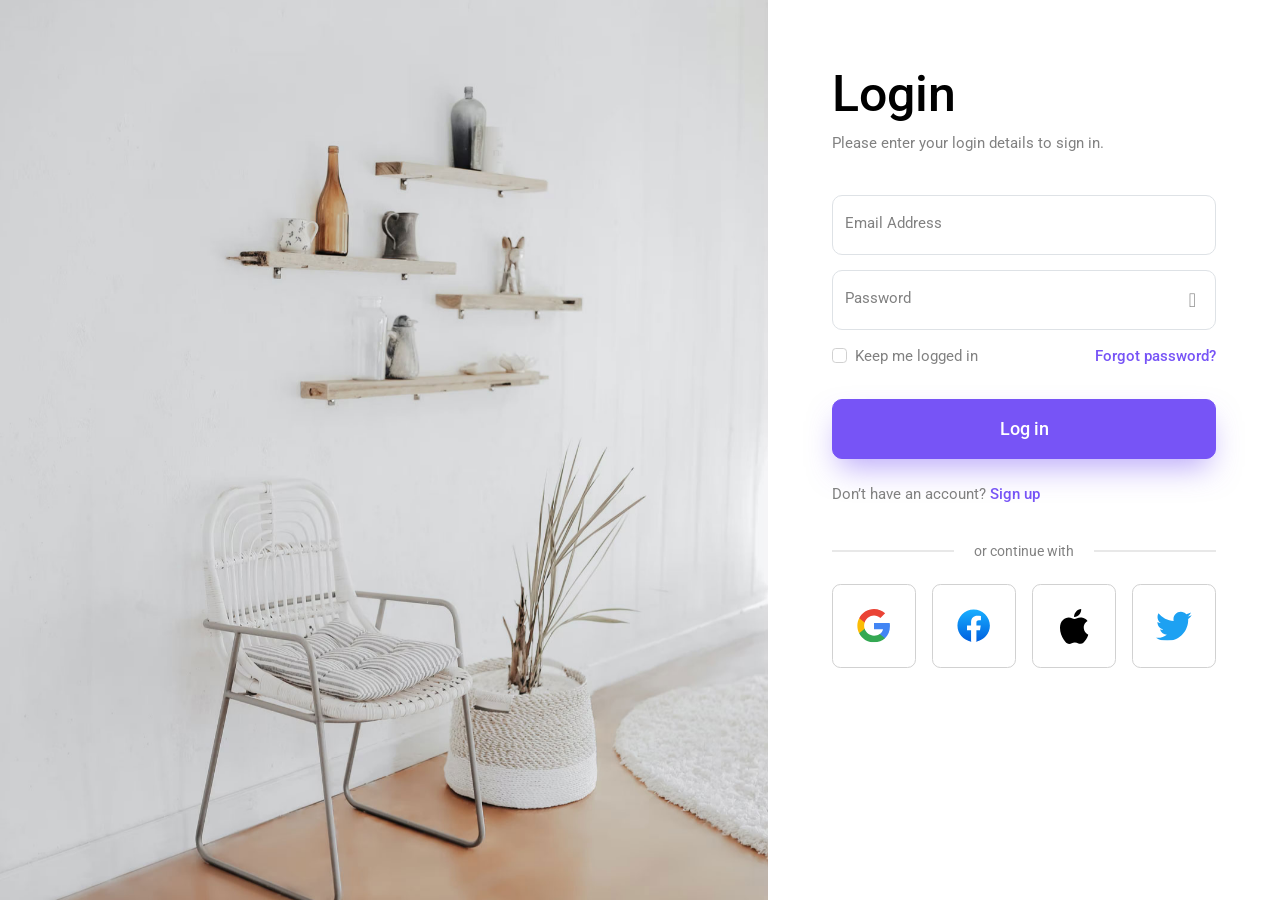
<file: index.html>
<html lang="en">
  <head>
    <meta charset="UTF-8" />
    <meta http-equiv="X-UA-Compatible" content="IE=edge" />
    <meta name="viewport" content="width=device-width, initial-scale=1.0" />
    <title>Modern Login / Sign up Form Fully Responsive</title>

    <meta name="author" content="Untree.co" />
    <link rel="shortcut icon" href="favicon.png" />

    <!-- Bootstrap CSS -->
    <link
      href="https://cdn.jsdelivr.net/npm/bootstrap@5.1.3/dist/css/bootstrap.min.css"
      rel="stylesheet"
      integrity="sha384-1BmE4kWBq78iYhFldvKuhfTAU6auU8tT94WrHftjDbrCEXSU1oBoqyl2QvZ6jIW3"
      crossorigin="anonymous"
    />
    <link
      rel="stylesheet"
      href="https://unicons.iconscout.com/release/v4.0.0/css/line.css"
    />
    <link rel="stylesheet" href="style.css" />
  </head>
  <body>
    <div class="site-wrap d-md-flex align-items-stretch">
      <div
        class="bg-img"
        style="background-image: url('images/img-bg-1.jpg')"
      ></div>
      <div class="form-wrap">
        <div class="form-inner">
          <h1 class="title">Login</h1>
          <p class="caption mb-4">
            Please enter your login details to sign in.
          </p>

          <form action="#" class="pt-3">
            <div class="form-floating">
              <input
                type="email"
                class="form-control"
                id="email"
                placeholder="info@example.com"
              />
              <label for="email">Email Address</label>
            </div>

            <div class="form-floating">
              <span class="password-show-toggle js-password-show-toggle"
                ><span class="uil"></span
              ></span>
              <input
                type="password"
                class="form-control"
                id="password"
                placeholder="Password"
              />
              <label for="password">Password</label>
            </div>

            <div class="d-flex justify-content-between">
              <div class="form-check">
                <input type="checkbox" class="form-check-input" id="remember" />
                <label for="remember" class="form-check-label"
                  >Keep me logged in</label
                >
              </div>
              <div><a href="#">Forgot password?</a></div>
            </div>

            <div class="d-grid mb-4">
              <button type="submit" class="btn btn-primary">Log in</button>
            </div>

            <div class="mb-2">
              Don’t have an account? <a href="signup.html">Sign up</a>
            </div>

            <div class="social-account-wrap">
              <h4 class="mb-4"><span>or continue with</span></h4>
              <ul
                class="list-unstyled social-account d-flex justify-content-between"
              >
                <li>
                  <a href="#"
                    ><img src="images/icon-google.svg" alt="Google logo"
                  /></a>
                </li>
                <li>
                  <a href="#"
                    ><img src="images/icon-facebook.svg" alt="Facebook logo"
                  /></a>
                </li>
                <li>
                  <a href="#"
                    ><img src="images/icon-apple.svg" alt="Apple logo"
                  /></a>
                </li>
                <li>
                  <a href="#"
                    ><img src="images/icon-twitter.svg" alt="Twitter logo"
                  /></a>
                </li>
              </ul>
            </div>
          </form>
        </div>
      </div>
    </div>

    <!-- Option 1: Bootstrap Bundle with Popper -->
    <script
      src="https://cdn.jsdelivr.net/npm/bootstrap@5.1.3/dist/js/bootstrap.bundle.min.js"
      integrity="sha384-ka7Sk0Gln4gmtz2MlQnikT1wXgYsOg+OMhuP+IlRH9sENBO0LRn5q+8nbTov4+1p"
      crossorigin="anonymous"
    ></script>
    <script src="js/custom.js"></script>

    <script src="https://cdn.jsdelivr.net/npm/jquery@3.5.1/dist/jquery.min.js"></script>
  </body>
</html>
</file>
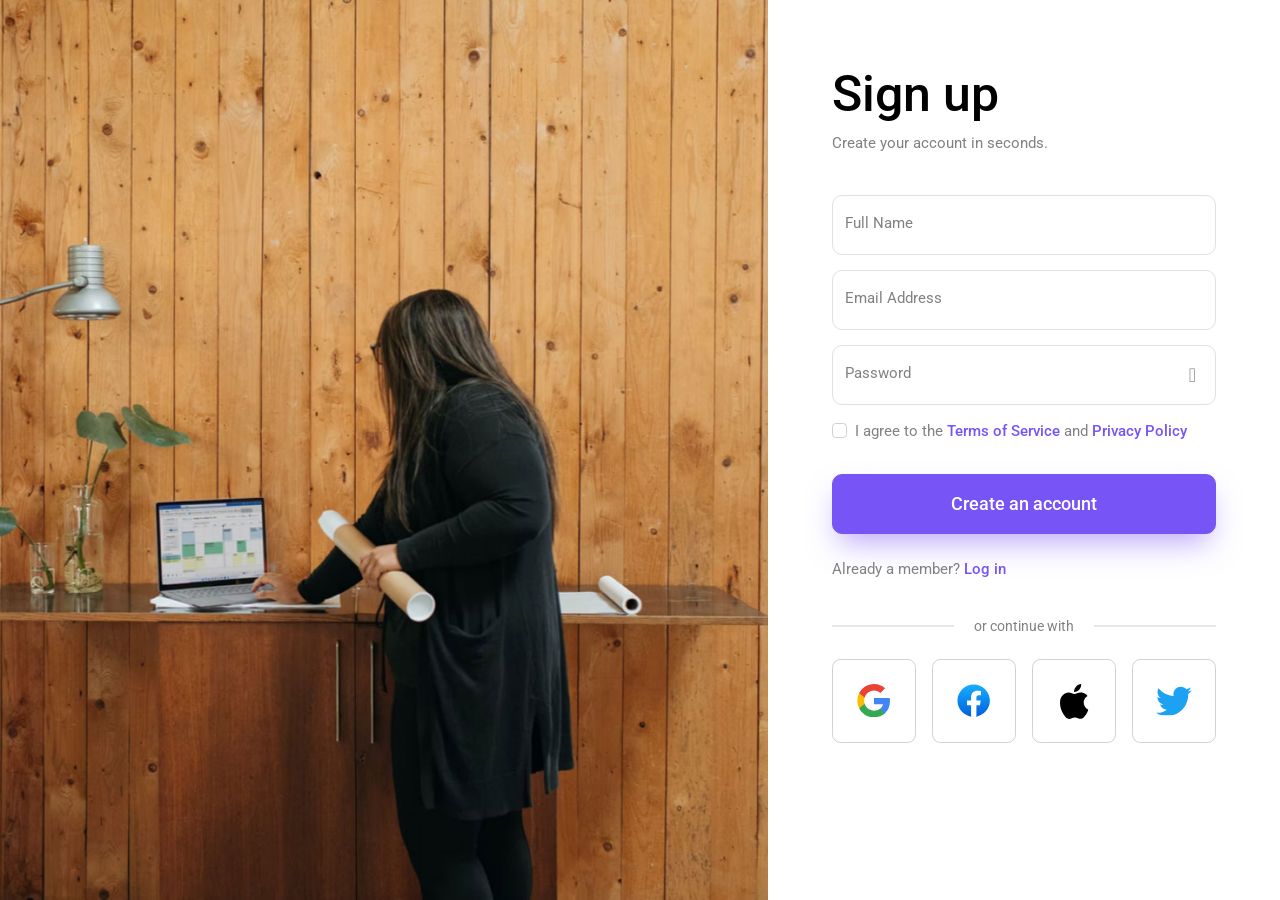
<file: signup.html>
<html lang="en">
  <head>
    <meta charset="UTF-8" />
    <meta http-equiv="X-UA-Compatible" content="IE=edge" />
    <meta name="viewport" content="width=device-width, initial-scale=1.0" />
    <title>Modern Login / Sign up Form Fully Responsive</title>
    <meta name="author" content="Untree.co" />
    <link rel="shortcut icon" href="favicon.png" />
    <!-- Bootstrap CSS -->
    <link
      href="https://cdn.jsdelivr.net/npm/bootstrap@5.1.3/dist/css/bootstrap.min.css"
      rel="stylesheet"
      integrity="sha384-1BmE4kWBq78iYhFldvKuhfTAU6auU8tT94WrHftjDbrCEXSU1oBoqyl2QvZ6jIW3"
      crossorigin="anonymous"
    />
    <link
      rel="stylesheet"
      href="https://unicons.iconscout.com/release/v4.0.0/css/line.css"
    />
    <link rel="stylesheet" href="style.css" />
  </head>
  <body>
    <div class="site-wrap d-md-flex align-items-stretch">
      <div
        class="bg-img"
        style="background-image: url('images/img-bg-2.jpg')"
      ></div>
      <div class="form-wrap">
        <div class="form-inner">
          <h1 class="title">Sign up</h1>
          <p class="caption mb-4">Create your account in seconds.</p>

          <form action="#" class="pt-3">
            <div class="form-floating">
              <input
                type="text"
                class="form-control"
                id="name"
                placeholder="Full Name"
              />
              <label for="name">Full Name</label>
            </div>

            <div class="form-floating">
              <input
                type="email"
                class="form-control"
                id="email"
                placeholder="info@example.com"
              />
              <label for="email">Email Address</label>
            </div>

            <div class="form-floating">
              <span class="password-show-toggle js-password-show-toggle"
                ><span class="uil"></span
              ></span>
              <input
                type="password"
                class="form-control"
                id="password"
                placeholder="Password"
              />
              <label for="password">Password</label>
            </div>

            <div class="d-flex justify-content-between">
              <div class="form-check">
                <input type="checkbox" class="form-check-input" id="remember" />
                <label for="remember" class="form-check-label"
                  >I agree to the <a href="#">Terms of Service</a> and
                  <a href="#">Privacy Policy</a></label
                >
              </div>
            </div>

            <div class="d-grid mb-4">
              <button type="submit" class="btn btn-primary">
                Create an account
              </button>
            </div>

            <div class="mb-2">
              Already a member? <a href="index.html">Log in</a>
            </div>

            <div class="social-account-wrap">
              <h4 class="mb-4"><span>or continue with</span></h4>
              <ul
                class="list-unstyled social-account d-flex justify-content-between"
              >
                <li>
                  <a href="#"
                    ><img src="images/icon-google.svg" alt="Google logo"
                  /></a>
                </li>
                <li>
                  <a href="#"
                    ><img src="images/icon-facebook.svg" alt="Facebook logo"
                  /></a>
                </li>
                <li>
                  <a href="#"
                    ><img src="images/icon-apple.svg" alt="Apple logo"
                  /></a>
                </li>
                <li>
                  <a href="#"
                    ><img src="images/icon-twitter.svg" alt="Twitter logo"
                  /></a>
                </li>
              </ul>
            </div>
          </form>
        </div>
      </div>
    </div>

    <!-- Option 1: Bootstrap Bundle with Popper -->
    <script
      src="https://cdn.jsdelivr.net/npm/bootstrap@5.1.3/dist/js/bootstrap.bundle.min.js"
      integrity="sha384-ka7Sk0Gln4gmtz2MlQnikT1wXgYsOg+OMhuP+IlRH9sENBO0LRn5q+8nbTov4+1p"
      crossorigin="anonymous"
    ></script>
    <script src="js/custom.js"></script>

    <script src="https://cdn.jsdelivr.net/npm/jquery@3.5.1/dist/jquery.min.js"></script>
  </body>
</html>
</file>
<file: style.css>
@import url("https://fonts.googleapis.com/css2?family=Roboto:wght@400;500;700&display=swap");
body {
  font-family: "Roboto", sans-serif;
  color: #818181;
  font-size: 15px;
}

a {
  -webkit-transition: .3s all ease;
  transition: .3s all ease;
  color: #7754F6;
  font-weight: 500;
  text-decoration: none;
}

a:hover {
  color: #643cf5;
}

.bg-img,
.form-wrap {
  height: 100vh;
  min-height: 500px;
}

.bg-img {
  left: 0;
  background-size: cover;
  background-repeat: no-repeat;
  background-position: center center;
  width: 100%;
  position: relative;
  height: 200px;
  min-height: 200px;
  z-index: 2;
}

@media (min-width: 768px) {
  .bg-img {
    position: fixed;
    width: 50%;
    height: 100vh;
  }
}

@media (min-width: 992px) {
  .bg-img {
    position: fixed;
    width: 50%;
    height: 100vh;
  }
}

@media (min-width: 1200px) {
  .bg-img {
    position: fixed;
    width: 60%;
    height: 100vh;
  }
}

.form-wrap {
  right: 0;
  position: relative;
  z-index: 1;
  padding: 5%;
  width: 100%;
  background: #fff;
  height: 100%;
}

@media (min-width: 768px) {
  .form-wrap {
    position: absolute;
    width: 50%;
  }
}

@media (min-width: 992px) {
  .form-wrap {
    position: absolute;
    width: 50%;
  }
}

@media (min-width: 1200px) {
  .form-wrap {
    position: absolute;
    width: 40%;
  }
}

.form-wrap .title {
  font-size: 50px;
  color: #000;
}

.form-wrap .form-floating {
  position: relative;
  margin-bottom: 15px;
}

.form-wrap .form-floating .form-control {
  height: 60px !important;
  border-radius: 10px !important;
}

.form-wrap .form-floating .form-control:active, .form-wrap .form-floating .form-control:focus {
  outline: none;
  -webkit-box-shadow: none;
          box-shadow: none;
  border-color: #7754F6;
}

.form-wrap .password-show-toggle {
  cursor: pointer;
  position: absolute;
  right: 20px;
  top: 15px;
  z-index: 9;
}

.form-wrap .password-show-toggle span {
  font-size: 20px;
}

.form-wrap .password-show-toggle span:before {
  font-family: 'unicons-line';
  content: "\ebf8";
}

.form-wrap .password-show-toggle.active span:before {
  content: "\ebaf";
}

.form-wrap .form-check {
  margin-bottom: 30px;
}

.form-wrap .form-check .form-check-input {
  border-color: #d1d1d1 !important;
}

.form-wrap .form-check .form-check-input:checked {
  background-color: #7754F6;
  border-color: #7754F6 !important;
  outline: none;
  -webkit-box-shadow: none;
          box-shadow: none;
}

.form-wrap .form-check .form-check-input:focus, .form-wrap .form-check .form-check-input:active {
  outline: none;
  -webkit-box-shadow: none;
          box-shadow: none;
}

.form-wrap .btn-primary {
  border-radius: 10px;
  background-color: #7754F6;
  border-color: #7754F6;
  height: 60px;
  font-weight: 500;
  -webkit-box-shadow: 0 15px 30px -7px rgba(119, 84, 246, 0.5);
          box-shadow: 0 15px 30px -7px rgba(119, 84, 246, 0.5);
  -webkit-transition: .3s all ease;
  transition: .3s all ease;
  font-size: 18px;
}

.form-wrap .btn-primary:hover {
  background-color: #643cf5;
  border-color: #643cf5;
}

.form-wrap .social-account-wrap {
  padding-top: 30px;
  padding-bottom: 50px;
}

.form-wrap .social-account-wrap h4 {
  text-align: center;
  font-size: 14px;
  font-weight: normal;
  position: relative;
}

.form-wrap .social-account-wrap h4 span {
  z-index: 1;
  display: inline-block;
  padding-left: 20px;
  padding-right: 20px;
  background: #fff;
}

.form-wrap .social-account-wrap h4:before {
  content: "";
  position: absolute;
  top: 50%;
  left: 0;
  -webkit-transform: translateY(-50%);
          transform: translateY(-50%);
  width: 100%;
  height: 1px;
  background-color: #d1d1d1;
  z-index: -1;
}

.form-wrap .social-account-wrap .social-account li {
  width: calc(25% - 0);
}

.form-wrap .social-account-wrap .social-account li a {
  display: inline-block;
  border: 1px solid #d1d1d1;
  padding: 10px;
  border-radius: 10%;
}

.form-wrap .social-account-wrap .social-account li a:hover {
  border-color: #bdbdbd;
}
/*# sourceMappingURL=style.css.map */
</file>
